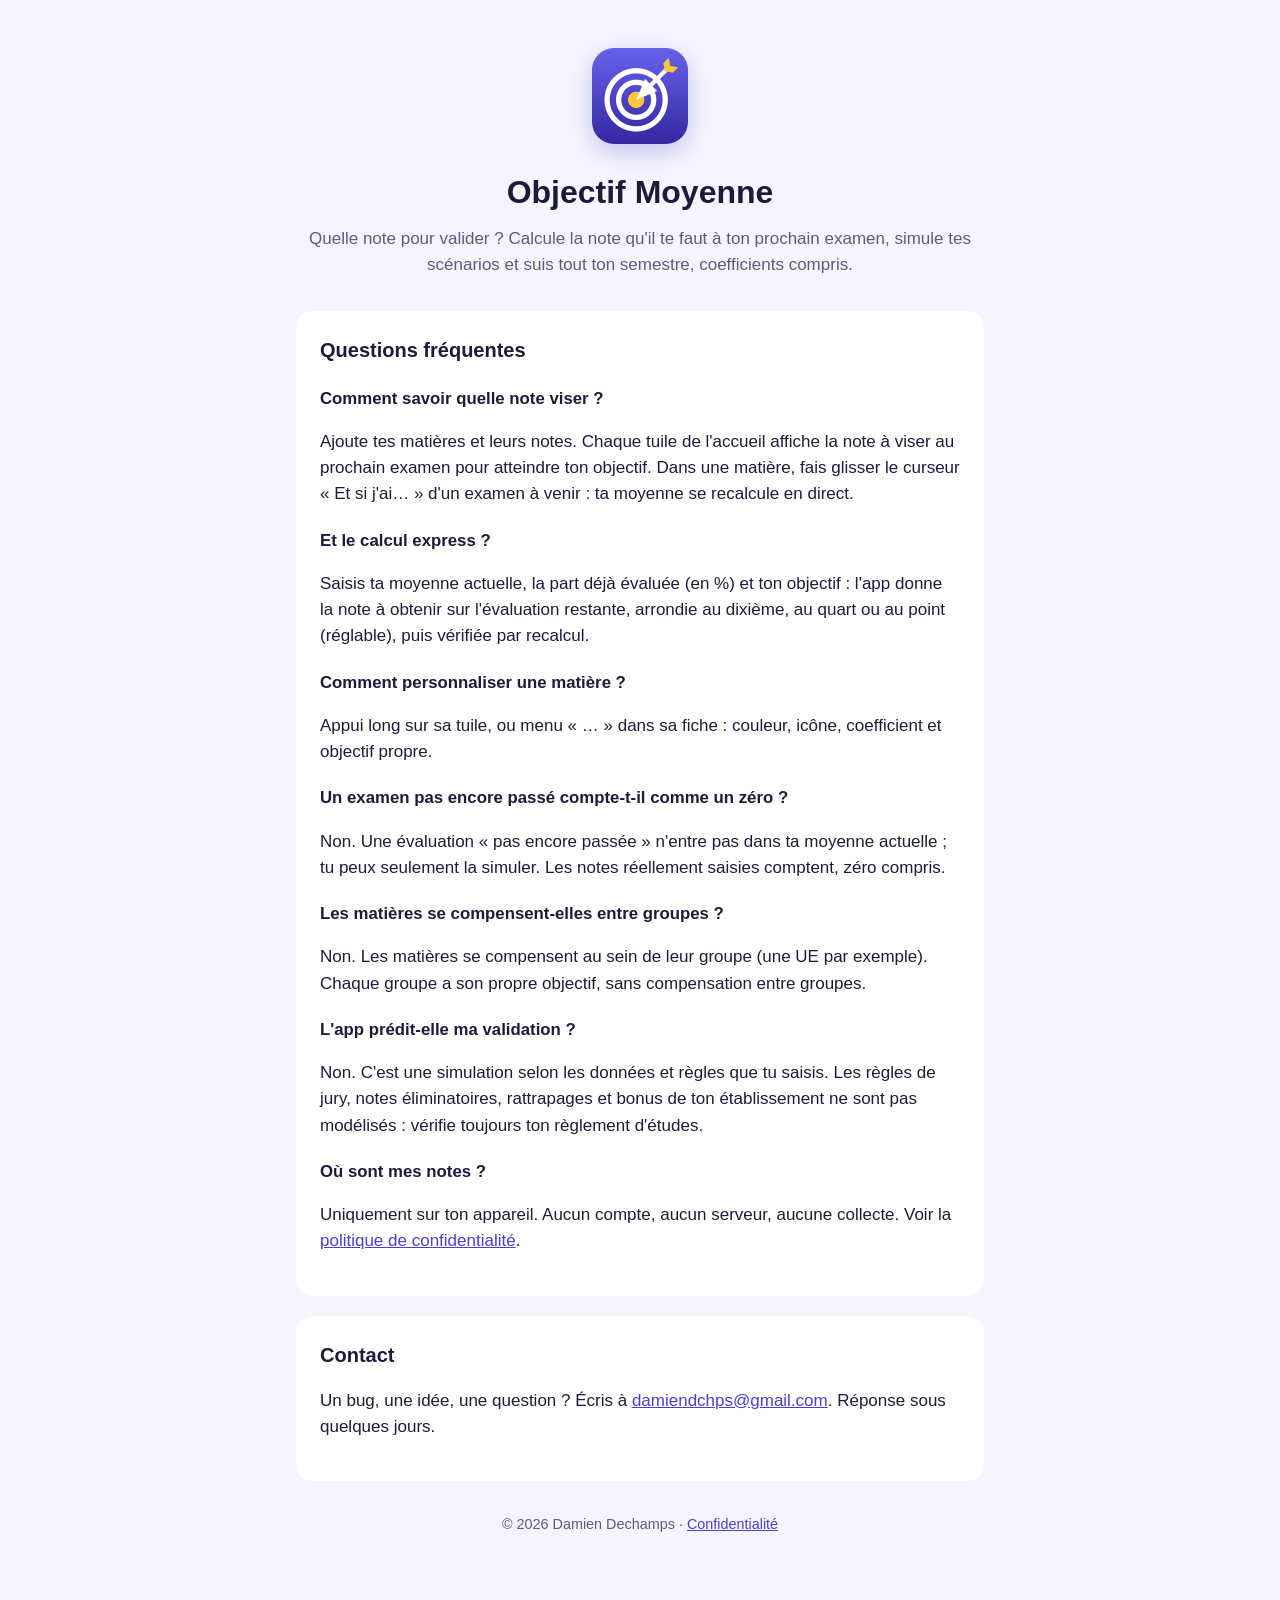
<file: index.html>
<!doctype html>
<html lang="fr">
<head>
<meta charset="utf-8">
<meta name="viewport" content="width=device-width, initial-scale=1">
<title>Objectif Moyenne · Assistance</title>
<meta name="description" content="Assistance de l'application iOS Objectif Moyenne : calcule la note qu'il te faut pour valider ton semestre.">
<link rel="stylesheet" href="style.css">
</head>
<body>
<main>
  <header>
    <img src="icon.png" alt="" width="96" height="96">
    <h1>Objectif Moyenne</h1>
    <p class="lead">Quelle note pour valider ? Calcule la note qu'il te faut à ton prochain examen, simule tes scénarios et suis tout ton semestre, coefficients compris.</p>
  </header>

  <section>
    <h2>Questions fréquentes</h2>
    <h3>Comment savoir quelle note viser ?</h3>
    <p>Ajoute tes matières et leurs notes. Chaque tuile de l'accueil affiche la note à viser au prochain examen pour atteindre ton objectif. Dans une matière, fais glisser le curseur « Et si j'ai… » d'un examen à venir : ta moyenne se recalcule en direct.</p>
    <h3>Et le calcul express ?</h3>
    <p>Saisis ta moyenne actuelle, la part déjà évaluée (en %) et ton objectif : l'app donne la note à obtenir sur l'évaluation restante, arrondie au dixième, au quart ou au point (réglable), puis vérifiée par recalcul.</p>
    <h3>Comment personnaliser une matière ?</h3>
    <p>Appui long sur sa tuile, ou menu « … » dans sa fiche : couleur, icône, coefficient et objectif propre.</p>
    <h3>Un examen pas encore passé compte-t-il comme un zéro ?</h3>
    <p>Non. Une évaluation « pas encore passée » n'entre pas dans ta moyenne actuelle ; tu peux seulement la simuler. Les notes réellement saisies comptent, zéro compris.</p>
    <h3>Les matières se compensent-elles entre groupes ?</h3>
    <p>Non. Les matières se compensent au sein de leur groupe (une UE par exemple). Chaque groupe a son propre objectif, sans compensation entre groupes.</p>
    <h3>L'app prédit-elle ma validation ?</h3>
    <p>Non. C'est une simulation selon les données et règles que tu saisis. Les règles de jury, notes éliminatoires, rattrapages et bonus de ton établissement ne sont pas modélisés : vérifie toujours ton règlement d'études.</p>
    <h3>Où sont mes notes ?</h3>
    <p>Uniquement sur ton appareil. Aucun compte, aucun serveur, aucune collecte. Voir la <a href="confidentialite.html">politique de confidentialité</a>.</p>
  </section>

  <section>
    <h2>Contact</h2>
    <p>Un bug, une idée, une question ? Écris à <a href="mailto:damiendchps@gmail.com?subject=Objectif%20Moyenne">damiendchps@gmail.com</a>. Réponse sous quelques jours.</p>
  </section>

  <footer>© 2026 Damien Dechamps · <a href="confidentialite.html">Confidentialité</a></footer>
</main>
</body>
</html>
</file>
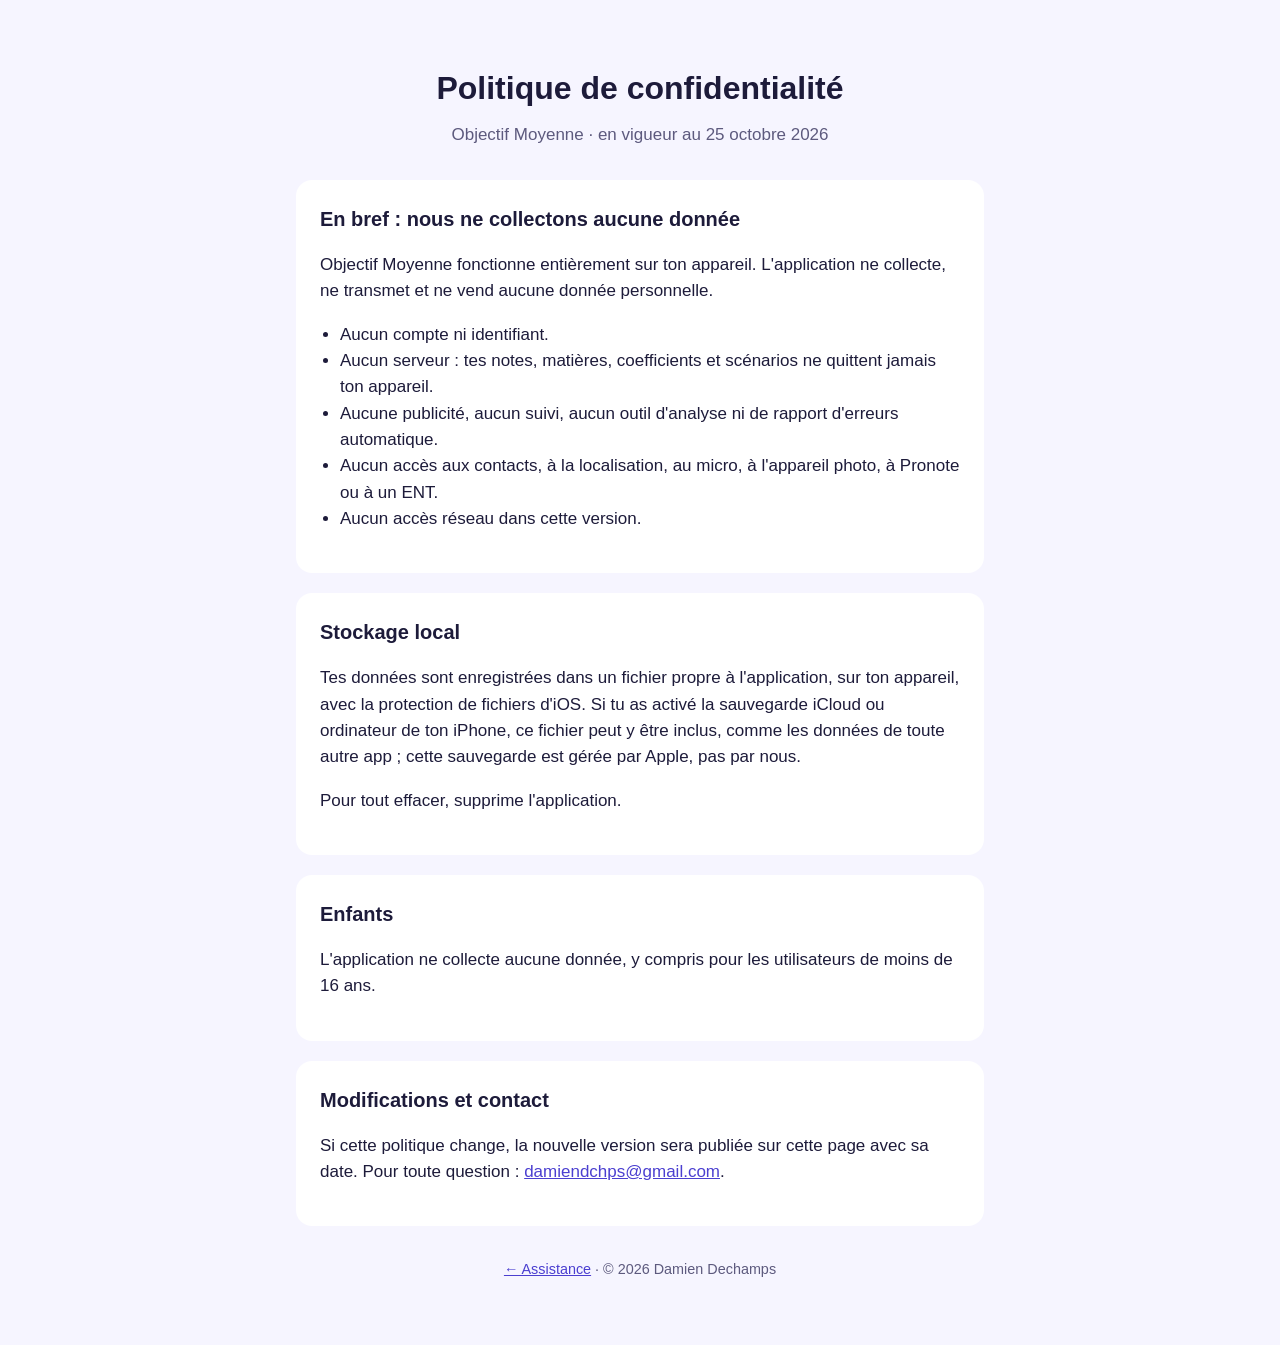
<file: confidentialite.html>
<!doctype html>
<html lang="fr">
<head>
<meta charset="utf-8">
<meta name="viewport" content="width=device-width, initial-scale=1">
<title>Objectif Moyenne · Confidentialité</title>
<meta name="description" content="Politique de confidentialité de l'application iOS Objectif Moyenne : aucune donnée collectée.">
<link rel="stylesheet" href="style.css">
</head>
<body>
<main>
  <header>
    <h1>Politique de confidentialité</h1>
    <p class="lead">Objectif Moyenne · en vigueur au 25 octobre 2026</p>
  </header>

  <section>
    <h2>En bref : nous ne collectons aucune donnée</h2>
    <p>Objectif Moyenne fonctionne entièrement sur ton appareil. L'application ne collecte, ne transmet et ne vend aucune donnée personnelle.</p>
    <ul>
      <li>Aucun compte ni identifiant.</li>
      <li>Aucun serveur : tes notes, matières, coefficients et scénarios ne quittent jamais ton appareil.</li>
      <li>Aucune publicité, aucun suivi, aucun outil d'analyse ni de rapport d'erreurs automatique.</li>
      <li>Aucun accès aux contacts, à la localisation, au micro, à l'appareil photo, à Pronote ou à un ENT.</li>
      <li>Aucun accès réseau dans cette version.</li>
    </ul>
  </section>

  <section>
    <h2>Stockage local</h2>
    <p>Tes données sont enregistrées dans un fichier propre à l'application, sur ton appareil, avec la protection de fichiers d'iOS. Si tu as activé la sauvegarde iCloud ou ordinateur de ton iPhone, ce fichier peut y être inclus, comme les données de toute autre app ; cette sauvegarde est gérée par Apple, pas par nous.</p>
    <p>Pour tout effacer, supprime l'application.</p>
  </section>

  <section>
    <h2>Enfants</h2>
    <p>L'application ne collecte aucune donnée, y compris pour les utilisateurs de moins de 16 ans.</p>
  </section>

  <section>
    <h2>Modifications et contact</h2>
    <p>Si cette politique change, la nouvelle version sera publiée sur cette page avec sa date. Pour toute question : <a href="mailto:damiendchps@gmail.com?subject=Objectif%20Moyenne%20-%20Confidentialit%C3%A9">damiendchps@gmail.com</a>.</p>
  </section>

  <footer><a href="./">← Assistance</a> · © 2026 Damien Dechamps</footer>
</main>
</body>
</html>
</file>
<file: style.css>
:root { --bg: #f6f5ff; --fg: #1d1b3a; --muted: #5d5a7e; --accent: #4b3fd0; --card: #fff; }
@media (prefers-color-scheme: dark) { :root { --bg: #121026; --fg: #eeecff; --muted: #a8a4cf; --accent: #9d95ff; --card: #1c1a36; } }
* { box-sizing: border-box; }
body { margin: 0; background: var(--bg); color: var(--fg); font: 17px/1.55 -apple-system, BlinkMacSystemFont, "Segoe UI", Roboto, sans-serif; }
main { max-width: 720px; margin: 0 auto; padding: 48px 16px 64px; }
header { text-align: center; margin-bottom: 32px; }
header img { border-radius: 22px; box-shadow: 0 8px 24px rgba(60, 50, 180, .25); }
h1 { font-size: 2rem; margin: 16px 0 8px; }
h2 { font-size: 1.25rem; margin: 0 0 12px; }
h3 { font-size: 1.05rem; margin: 20px 0 4px; }
.lead { color: var(--muted); margin: 0; }
section { background: var(--card); border-radius: 16px; padding: 24px; margin-bottom: 20px; }
a { color: var(--accent); }
ul { padding-left: 20px; }
footer { text-align: center; color: var(--muted); font-size: .9rem; margin-top: 32px; }
</file>
